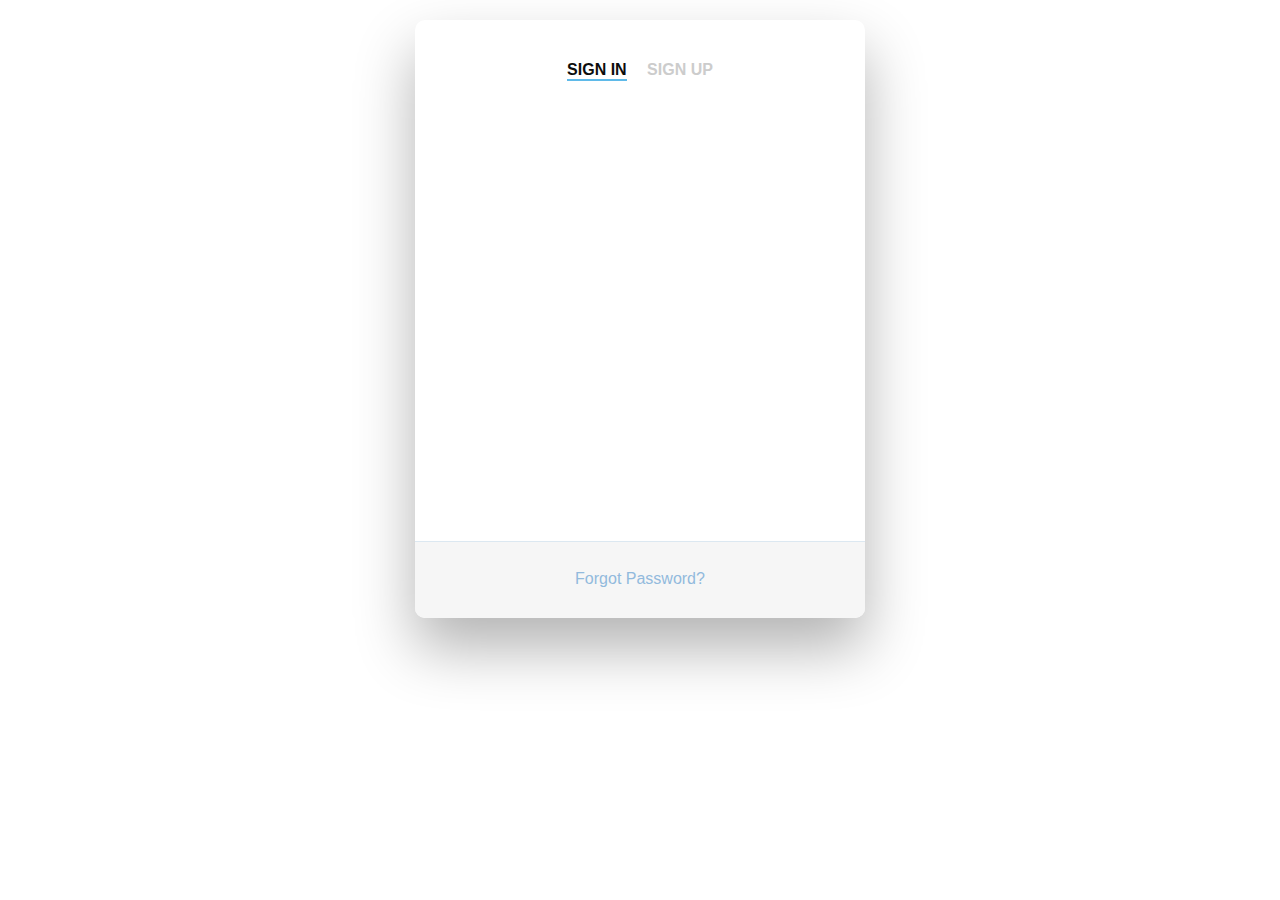
<file: login.html>
<!--
=========================================================
* Argon Dashboard - v1.2.0
=========================================================
* Product Page: https://www.creative-tim.com/product/argon-dashboard

* Copyright  Creative Tim (http://www.creative-tim.com)
* Coded by www.creative-tim.com
=========================================================
* The above copyright notice and this permission notice shall be included in all copies or substantial portions of the Software.
-->
<!DOCTYPE html>
<html>

<head>
  <meta charset="utf-8">
  <meta name="viewport" content="width=device-width, initial-scale=1, shrink-to-fit=no">
  <meta name="description" content="Start your development with a Dashboard for Bootstrap 4.">
  <meta name="author" content="Creative Tim">
  <title>Argon Dashboard - Free Dashboard for Bootstrap 4</title>
  <!-- Favicon -->
  <link rel="icon" href="../assets/img/brand/favicon.png" type="image/png">
  <!-- Fonts -->
  <link rel="stylesheet" href="https://fonts.googleapis.com/css?family=Open+Sans:300,400,600,700">
  <link href="https://fonts.googleapis.com/css?family=Raleway:300,300i,400,400i,500,500i,600,600i,700,700i,800,800i,900,900i&display=swap&subset=cyrillic" rel="stylesheet">
	<link rel="stylesheet" href="https://cdnjs.cloudflare.com/ajax/libs/twitter-bootstrap/4.6.1/css/bootstrap.min.css">
  <link rel="stylesheet" href="css/animate.css">
  <link rel="stylesheet" href="css/login.css">
</head>

<body>
  <div class="wrapper fadeInDown">
    <div id="formContent">
      <!-- Tabs Titles -->
      <h2 class="active"> Sign In </h2>
      <a href="register.html">  <h2 class="inactive underlineHover">Sign Up </h2></a>
    
  
      <!-- Icon -->
      <div class="fadeIn first">
        <img src="img/logo-header.png" id="icon" alt="User Icon" class="img-fluid w-25" style="padding: 20px 0;"/>
      </div>
  
      <!-- Login Form -->
      <form>
        <input type="text" id="login" class="fadeIn second" name="login" placeholder="Login">
        <input type="text" id="password" class="fadeIn third" name="login" placeholder="Password">
        <input type="submit" class="fadeIn fourth" value="Log In">
      </form>
  
      <!-- Remind Passowrd -->
      <div id="formFooter">
        <a class="underlineHover " href="#">Forgot Password?</a>
      </div>
  
    </div>
  </div>
</body>

</html>
</file>
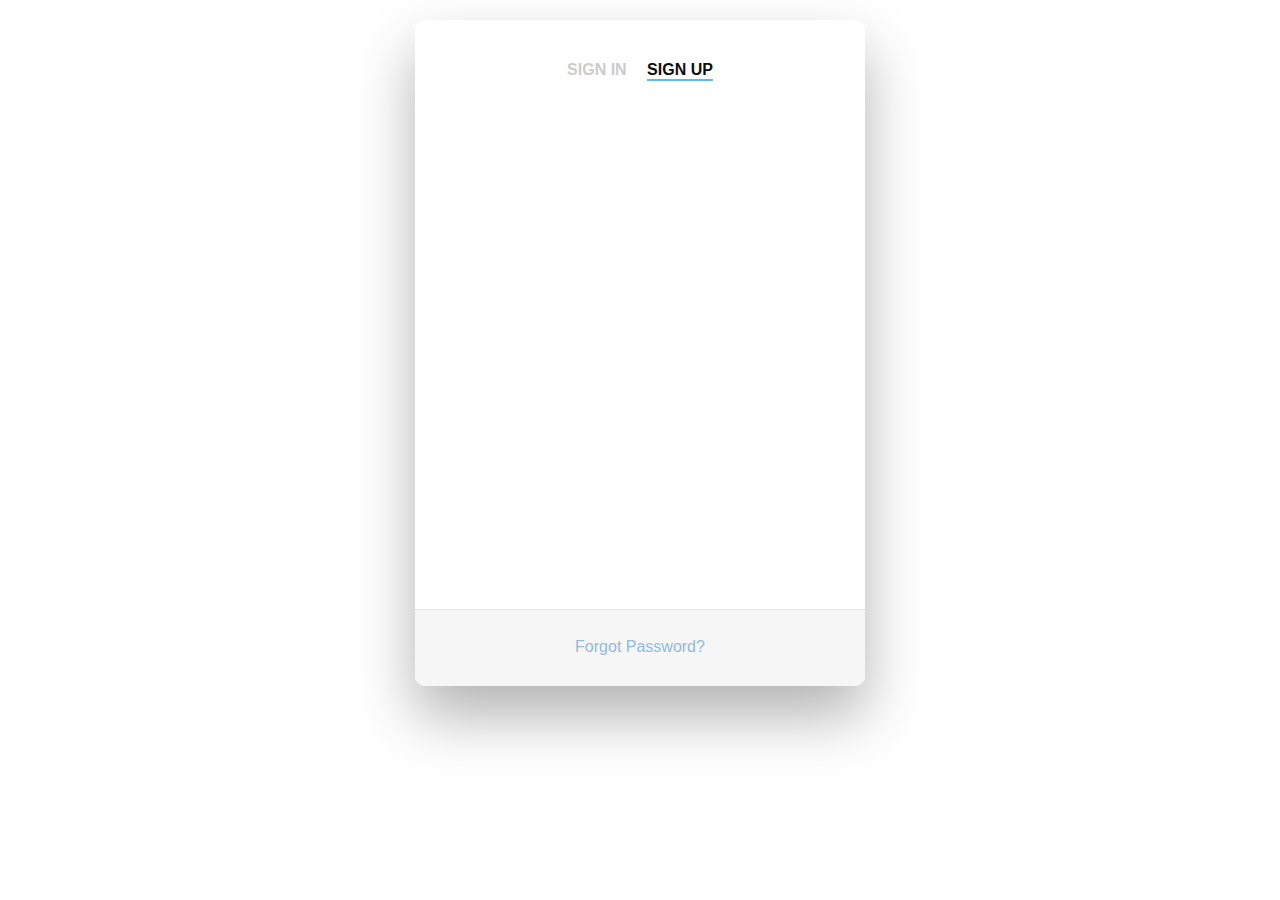
<file: register.html>
<!--
=========================================================
* Argon Dashboard - v1.2.0
=========================================================
* Product Page: https://www.creative-tim.com/product/argon-dashboard

* Copyright  Creative Tim (http://www.creative-tim.com)
* Coded by www.creative-tim.com
=========================================================
* The above copyright notice and this permission notice shall be included in all copies or substantial portions of the Software.
-->
<!DOCTYPE html>
<html>

<head>
  <meta charset="utf-8">
  <meta name="viewport" content="width=device-width, initial-scale=1, shrink-to-fit=no">
  <meta name="description" content="Start your development with a Dashboard for Bootstrap 4.">
  <meta name="author" content="Creative Tim">
  <title>Register</title>
  <!-- Favicon -->
  <link rel="icon" href="../assets/img/brand/favicon.png" type="image/png">
  <!-- Fonts -->
  <link rel="stylesheet" href="https://fonts.googleapis.com/css?family=Open+Sans:300,400,600,700">
  <link href="https://fonts.googleapis.com/css?family=Raleway:300,300i,400,400i,500,500i,600,600i,700,700i,800,800i,900,900i&display=swap&subset=cyrillic" rel="stylesheet">
	<link rel="stylesheet" href="https://cdnjs.cloudflare.com/ajax/libs/twitter-bootstrap/4.6.1/css/bootstrap.min.css">
  <link rel="stylesheet" href="css/animate.css">
  <link rel="stylesheet" href="css/login.css">
</head>

<body>
  <div class="wrapper fadeInDown">
    <div id="formContent">
      <!-- Tabs Titles -->
      <a href="login.html"><h2 class="inactive underlineHover"> Sign In </h2></a>
      <a href="register.html">  <h2 class="active">Sign Up </h2></a>
    
  
      <!-- Icon -->
      <div class="fadeIn first">
        <img src="img/logo-header.png" id="icon" alt="User Icon" class="img-fluid w-25" style="padding: 20px 0;"/>
      </div>
  
      <!-- Login Form -->
      <form>
        <input type="text" id="login" class="fadeIn second" name="login" placeholder="Username">
        <input type="text" id="password" class="fadeIn third" name="login" placeholder="Email">
        <input type="text" id="password" class="fadeIn third" name="login" placeholder="Password">
        <input type="submit" class="fadeIn fourth" value="Log In">
      </form>
  
      <!-- Remind Passowrd -->
      <div id="formFooter">
        <a class="underlineHover " href="#">Forgot Password?</a>
      </div>
  
    </div>
  </div>
</body>

</html>
</file>
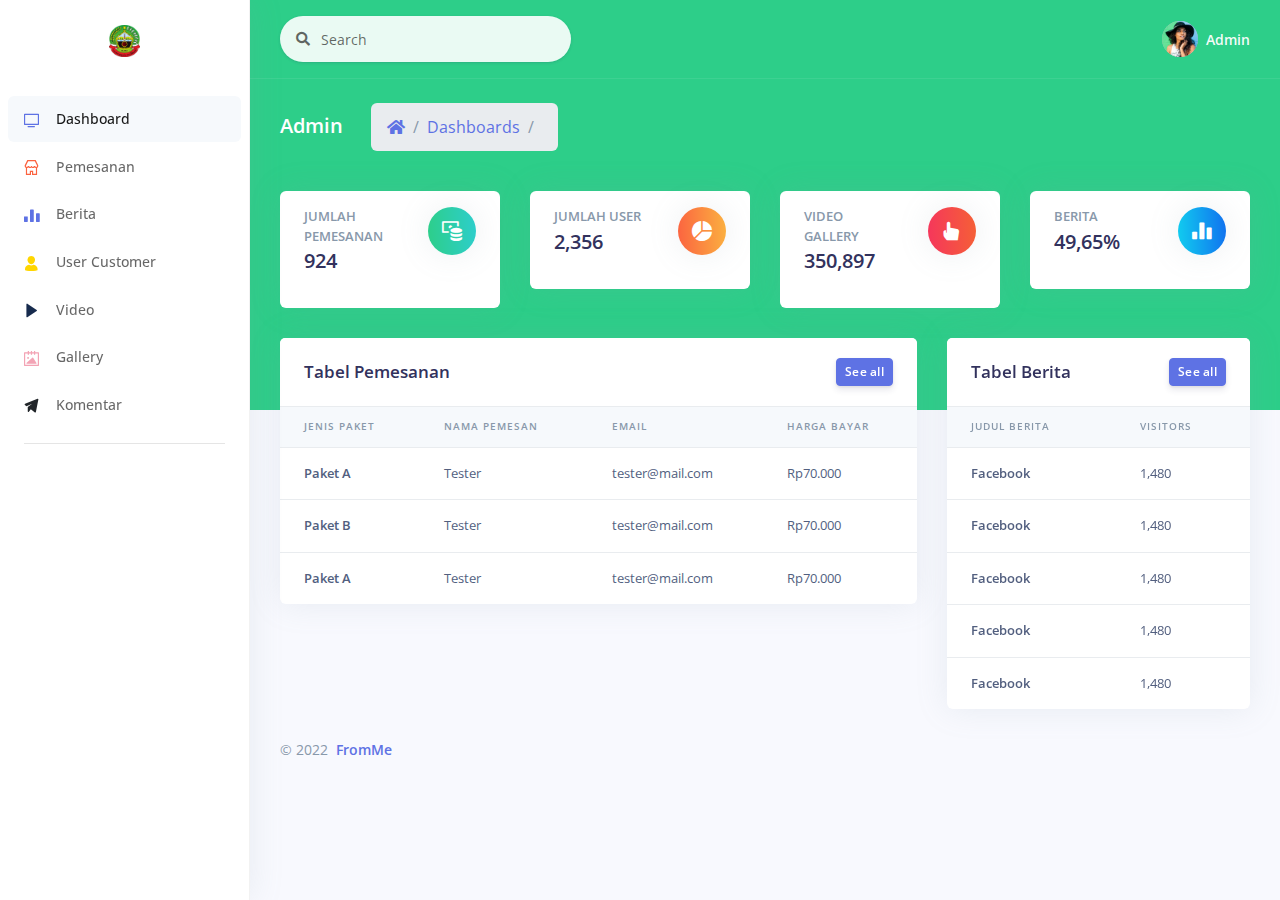
<file: admin/examples/dashboard.html>
<!--
=========================================================
* Argon Dashboard - v1.2.0
=========================================================
* Product Page: https://www.creative-tim.com/product/argon-dashboard


* Copyright  Creative Tim (http://www.creative-tim.com)
* Coded by www.creative-tim.com



=========================================================
* The above copyright notice and this permission notice shall be included in all copies or substantial portions of the Software.
-->
<!DOCTYPE html>
<html>

<head>
  <meta charset="utf-8">
  <meta name="viewport" content="width=device-width, initial-scale=1, shrink-to-fit=no">
  <title>Admin Dashboard</title>
  <!-- Favicon -->
  <link rel="icon" href="../assets/img/brand/favicon.png" type="image/png">
  <!-- Fonts -->
  <link rel="stylesheet" href="https://fonts.googleapis.com/css?family=Open+Sans:300,400,600,700">
  <!-- Icons -->
  <link rel="stylesheet" href="../assets/vendor/nucleo/css/nucleo.css" type="text/css">
  <link rel="stylesheet" href="../assets/vendor/@fortawesome/fontawesome-free/css/all.min.css" type="text/css">
  <!-- Page plugins -->
  <!-- Argon CSS -->
  <link rel="stylesheet" href="../assets/css/argon.css?v=1.2.0" type="text/css">
  <link rel="stylesheet" href="https://cdn.datatables.net/1.11.3/css/dataTables.bootstrap4.min.css">
</head>

<body>
  <!-- Sidenav -->
  <nav class="sidenav navbar navbar-vertical  fixed-left  navbar-expand-xs navbar-light bg-white" id="sidenav-main">
    <div class="scrollbar-inner">
      <!-- Brand -->
      <div class="sidenav-header  align-items-center">
        <a class="navbar-brand" href="javascript:void(0)">
          <img src="../assets/img/brand/logo-header.png" class="navbar-brand-img" alt="...">
        </a>
      </div>
      <div class="navbar-inner">
        <!-- Collapse -->
        <div class="collapse navbar-collapse" id="sidenav-collapse-main">
          <!-- Nav items -->
          <ul class="navbar-nav">
            <li class="nav-item">
              <a class="nav-link active" href="dashboard.html">
                <i class="ni ni-tv-2 text-primary"></i>
                <span class="nav-link-text">Dashboard</span>
              </a>
            </li>
            <li class="nav-item">
              <a class="nav-link " href="pemesanan.html">
                <i class="ni ni-shop text-orange"></i>
                <span class="nav-link-text">Pemesanan</span>
              </a>
            </li>
            <li class="nav-item">
              <a class="nav-link" href="tabelnews.html">
                <i class="ni ni-chart-bar-32 text-primary"></i>
                <span class="nav-link-text">Berita</span>
              </a>
            </li>
            <li class="nav-item">
              <a class="nav-link" href="tabeluser.html">
                <i class="ni ni-single-02 text-yellow"></i>
                <span class="nav-link-text">User Customer</span>
              </a>
            </li>
            <li class="nav-item">
              <a class="nav-link" href="tabelvideo.html">
                <i class="ni ni-button-play text-default"></i>
                <span class="nav-link-text">Video</span>
              </a>
            </li>
            <li class="nav-item">
              <a class="nav-link" href="tabelgallery.html">
                <i class="ni ni-album-2 text-pink"></i>
                <span class="nav-link-text">Gallery</span>
              </a>
            </li>
            <li class="nav-item">
              <a class="nav-link" href="tabelkomentar.html">
                <i class="ni ni-send text-dark"></i>
                <span class="nav-link-text">Komentar</span>
              </a>
            </li>
          </ul>
          <!-- Divider -->
          <hr class="my-3">
        </div>
      </div>
    </div>
  </nav>
  <!-- Main content -->
  <div class="main-content" id="panel">
    <!-- Topnav -->
    <nav class="navbar navbar-top navbar-expand navbar-dark bg-success border-bottom">
      <div class="container-fluid">
        <div class="collapse navbar-collapse" id="navbarSupportedContent">
          <!-- Search form -->
          <form class="navbar-search navbar-search-light form-inline mr-sm-3" id="navbar-search-main">
            <div class="form-group mb-0">
              <div class="input-group input-group-alternative input-group-merge">
                <div class="input-group-prepend">
                  <span class="input-group-text"><i class="fas fa-search"></i></span>
                </div>
                <input class="form-control" placeholder="Search" type="text">
              </div>
            </div>
            <button type="button" class="close" data-action="search-close" data-target="#navbar-search-main" aria-label="Close">
              <span aria-hidden="true">×</span>
            </button>
          </form>
          <!-- Navbar links -->
          <ul class="navbar-nav align-items-center  ml-md-auto ">
            <li class="nav-item d-xl-none">
              <!-- Sidenav toggler -->
              <div class="pr-3 sidenav-toggler sidenav-toggler-dark" data-action="sidenav-pin" data-target="#sidenav-main">
                <div class="sidenav-toggler-inner">
                  <i class="sidenav-toggler-line"></i>
                  <i class="sidenav-toggler-line"></i>
                  <i class="sidenav-toggler-line"></i>
                </div>
              </div>
            </li>
            <li class="nav-item d-sm-none">
              <a class="nav-link" href="#" data-action="search-show" data-target="#navbar-search-main">
                <i class="ni ni-zoom-split-in"></i>
              </a>
            </li>
          </ul>
          <ul class="navbar-nav align-items-center  ml-auto ml-md-0 ">
            <li class="nav-item dropdown">
              <a class="nav-link pr-0" href="#" role="button" data-toggle="dropdown" aria-haspopup="true" aria-expanded="false">
                <div class="media align-items-center">
                  <span class="avatar avatar-sm rounded-circle">
                    <img alt="Image placeholder" src="../assets/img/theme/team-4.jpg">
                  </span>
                  <div class="media-body  ml-2  d-none d-lg-block">
                    <span class="mb-0 text-sm  font-weight-bold">Admin</span>
                  </div>
                </div>
              </a>
              <div class="dropdown-menu  dropdown-menu-right ">
                <div class="dropdown-header noti-title">
                  <h6 class="text-overflow m-0">Welcome!</h6>
                </div>
                <a href="profile.html" class="dropdown-item">
                  <i class="ni ni-single-02"></i>
                  <span>My profile</span>
                </a>
               
                <div class="dropdown-divider"></div>
                <a href="#!" class="dropdown-item">
                  <i class="ni ni-user-run"></i>
                  <span>Logout</span>
                </a>
              </div>
            </li>
          </ul>
        </div>
      </div>
    </nav>
    <!-- Header -->
    <!-- Header -->
    <div class="header bg-success pb-6">
      <div class="container-fluid">
        <div class="header-body">
          <div class="row align-items-center py-4">
            <div class="col-lg-6 col-7">
              <h6 class="h2 text-white d-inline-block mb-0">Admin</h6>
              <nav aria-label="breadcrumb" class="d-none d-md-inline-block ml-md-4">
                <ol class="breadcrumb breadcrumb-links breadcrumb-dark">
                  <li class="breadcrumb-item"><a href="#"><i class="fas fa-home"></i></a></li>
                  <li class="breadcrumb-item"><a href="#">Dashboards</a></li>
                  <li class="breadcrumb-item active" aria-current="page"></li>
                </ol>
              </nav>
            </div>
          </div>
          <!-- Card stats -->
          <div class="row">
            <div class="col-xl-3 col-md-6">
              <div class="card card-stats">
                <!-- Card body -->
                <div class="card-body">
                  <div class="row">
                    <div class="col">
                      <h5 class="card-title text-uppercase text-muted mb-0">Jumlah Pemesanan</h5>
                      <span class="h2 font-weight-bold mb-0">924</span>
                    </div>
                    <div class="col-auto">
                      <div class="icon icon-shape bg-gradient-green text-white rounded-circle shadow">
                        <i class="ni ni-money-coins"></i>
                      </div>
                    </div>
                  </div>
                  <p class="mt-3 mb-0 text-sm">
                  </p>
                </div>
              </div>
            </div>

            <div class="col-xl-3 col-md-6">
              <div class="card card-stats">
                <!-- Card body -->
                <div class="card-body">
                  <div class="row">
                    <div class="col">
                      <h5 class="card-title text-uppercase text-muted mb-0">Jumlah User</h5>
                      <span class="h2 font-weight-bold mb-0">2,356</span>
                    </div>
                    <div class="col-auto">
                      <div class="icon icon-shape bg-gradient-orange text-white rounded-circle shadow">
                        <i class="ni ni-chart-pie-35"></i>
                      </div>
                    </div>
                  </div>
                  <p class="mt-3 mb-0 text-sm">
                  </p>
                </div>
              </div>
            </div>

            <div class="col-xl-3 col-md-6">
              <div class="card card-stats">
                <!-- Card body -->
                <div class="card-body">
                  <div class="row">
                    <div class="col">
                      <h5 class="card-title text-uppercase text-muted mb-0">Video Gallery</h5>
                      <span class="h2 font-weight-bold mb-0">350,897</span>
                    </div>
                    <div class="col-auto">
                      <div class="icon icon-shape bg-gradient-red text-white rounded-circle shadow">
                        <i class="ni ni-active-40"></i>
                      </div>
                    </div>
                  </div>
                  <p class="mt-3 mb-0 text-sm">
               
                  </p>
                </div>
              </div>
            </div>
           
            <div class="col-xl-3 col-md-6">
              <div class="card card-stats">
                <!-- Card body -->
                <div class="card-body">
                  <div class="row">
                    <div class="col">
                      <h5 class="card-title text-uppercase text-muted mb-0">Berita </h5>
                      <span class="h2 font-weight-bold mb-0">49,65%</span>
                    </div>
                    <div class="col-auto">
                      <div class="icon icon-shape bg-gradient-info text-white rounded-circle shadow">
                        <i class="ni ni-chart-bar-32"></i>
                      </div>
                    </div>
                  </div>
                  <p class="mt-3 mb-0 text-sm">
            
                  </p>
                </div>
              </div>
            </div>
          </div>
        </div>
      </div>
    </div>
    <!-- Page content -->
    <div class="container-fluid mt--6">
      <div class="row">
        <div class="col-xl-8">
          <div class="card">
            <div class="card-header border-0">
              <div class="row align-items-center">
                <div class="col">
                  <h3 class="mb-0">Tabel Pemesanan</h3>
                </div>
                <div class="col text-right">
                  <a href="#!" class="btn btn-sm btn-primary">See all</a>
                </div>
              </div>
            </div>
            <div class="table-responsive">
              <!-- Projects table -->
              <table class="table align-items-center table-flush">
                <thead class="thead-light">
                  <tr>
                    <th scope="col">Jenis Paket</th>
                    <th scope="col">Nama Pemesan</th>
                    <th scope="col">Email</th>
                    <th scope="col">Harga Bayar</th>
                  </tr>
                </thead>
                <tbody>
                  <tr>
                    <th scope="row">Paket A</th>
                    <td>Tester </td>
                    <td>  tester@mail.com</td>
                    <td> Rp70.000</td>
                  </tr>
                  <tr>
                    <th scope="row">Paket B</th>
                    <td>Tester </td>
                    <td>  tester@mail.com</td>
                    <td> Rp70.000</td>
                  </tr>
                  <tr>
                    <th scope="row">Paket A</th>
                    <td>Tester </td>
                    <td>  tester@mail.com</td>
                    <td> Rp70.000</td>
                  </tr>
                </tbody>
              </table>
            </div>
          </div>
        </div>
        <div class="col-xl-4">
          <div class="card">
            <div class="card-header border-0">
              <div class="row align-items-center">
                <div class="col">
                  <h3 class="mb-0">Tabel Berita</h3>
                </div>
                <div class="col text-right">
                  <a href="#!" class="btn btn-sm btn-primary">See all</a>
                </div>
              </div>
            </div>
            <div class="table-responsive">
              <!-- Projects table -->
              <table class="table align-items-center table-flush">
                <thead class="thead-light">
                  <tr>
                    <th scope="col">Judul Berita</th>
                    <th scope="col">Visitors</th>
                  </tr>
                </thead>
                <tbody>
                  <tr>
                    <th scope="row"> Facebook </th>
                    <td> 1,480</td>
                  </tr>
                  <tr>
                    <th scope="row"> Facebook </th>
                    <td> 1,480</td>
                  </tr>
                  <tr>
                    <th scope="row"> Facebook </th>
                    <td> 1,480</td>
                  </tr>
                  <tr>
                    <th scope="row"> Facebook </th>
                    <td> 1,480</td>
                  </tr>
                  <tr>
                    <th scope="row"> Facebook </th>
                    <td> 1,480</td>
                  </tr>
                </tbody>
              </table>
            </div>
          </div>
        </div>
      </div>
      <!-- Footer -->
      <footer class="footer pt-0">
        <div class="row align-items-center justify-content-lg-between">
          <div class="col-lg-6">
            <div class="copyright text-center  text-lg-left  text-muted">
              &copy; 2022 <a href="" class="font-weight-bold ml-1" target="_blank">FromMe</a>
            </div>
          </div>
        </div>
      </footer>
    </div>
  </div>
  <!-- Argon Scripts -->
  <!-- Core -->
  <script src="../assets/vendor/jquery/dist/jquery.min.js"></script>
  <script src="../assets/vendor/bootstrap/dist/js/bootstrap.bundle.min.js"></script>
  <script src="../assets/vendor/js-cookie/js.cookie.js"></script>
  <script src="../assets/vendor/jquery.scrollbar/jquery.scrollbar.min.js"></script>
  <script src="../assets/vendor/jquery-scroll-lock/dist/jquery-scrollLock.min.js"></script>
  <script src="https://cdn.datatables.net/1.11.3/js/jquery.dataTables.min.js"></script>
  <script src="https://cdn.datatables.net/1.11.3/js/dataTables.bootstrap4.min.js"></script>
  <!-- Optional JS -->
  <script src="../assets/vendor/chart.js/dist/Chart.min.js"></script>
  <script src="../assets/vendor/chart.js/dist/Chart.extension.js"></script>
  <!-- Argon JS -->
  <script src="../assets/js/argon.js?v=1.2.0"></script>
</body>

</html>
</file>
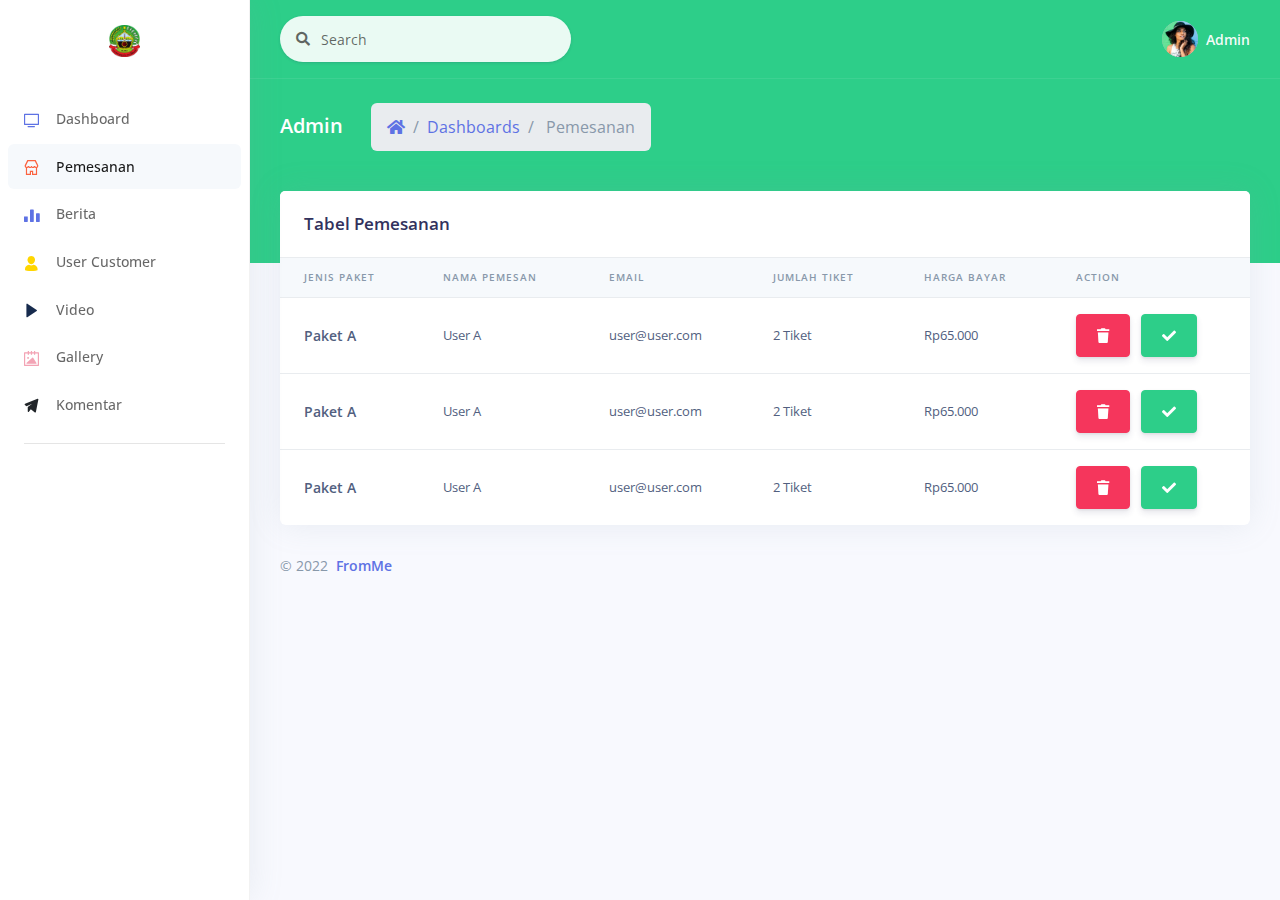
<file: admin/examples/pemesanan.html>
<!--
=========================================================
* Argon Dashboard - v1.2.0
=========================================================
* Product Page: https://www.creative-tim.com/product/argon-dashboard


* Copyright  Creative Tim (http://www.creative-tim.com)
* Coded by www.creative-tim.com



=========================================================
* The above copyright notice and this permission notice shall be included in all copies or substantial portions of the Software.
-->
<!DOCTYPE html>
<html>

<head>
  <meta charset="utf-8">
  <meta name="viewport" content="width=device-width, initial-scale=1, shrink-to-fit=no">
  <title>Admin Dashboard</title>
  <!-- Favicon -->
  <link rel="icon" href="../assets/img/brand/favicon.png" type="image/png">
  <!-- Fonts -->
  <link rel="stylesheet" href="https://fonts.googleapis.com/css?family=Open+Sans:300,400,600,700">
  <!-- Icons -->
  <link rel="stylesheet" href="../assets/vendor/nucleo/css/nucleo.css" type="text/css">
  <link rel="stylesheet" href="../assets/vendor/@fortawesome/fontawesome-free/css/all.min.css" type="text/css">
  <!-- Page plugins -->
  <!-- Argon CSS -->
  <link rel="stylesheet" href="../assets/css/argon.css?v=1.2.0" type="text/css">
  <link rel="stylesheet" href="https://cdn.datatables.net/1.11.3/css/dataTables.bootstrap4.min.css">
</head>

<body>
  <!-- Sidenav -->
  <nav class="sidenav navbar navbar-vertical  fixed-left  navbar-expand-xs navbar-light bg-white" id="sidenav-main">
    <div class="scrollbar-inner">
      <!-- Brand -->
      <div class="sidenav-header  align-items-center">
        <a class="navbar-brand" href="javascript:void(0)">
          <img src="../assets/img/brand/logo-header.png" class="navbar-brand-img" alt="...">
        </a>
      </div>
      <div class="navbar-inner">
        <!-- Collapse -->
        <div class="collapse navbar-collapse" id="sidenav-collapse-main">
          <!-- Nav items -->
          <ul class="navbar-nav">
            <li class="nav-item">
              <a class="nav-link " href="dashboard.html">
                <i class="ni ni-tv-2 text-primary"></i>
                <span class="nav-link-text">Dashboard</span>
              </a>
            </li>
            <li class="nav-item">
              <a class="nav-link active" href="pemesanan.html">
                <i class="ni ni-shop text-orange"></i>
                <span class="nav-link-text">Pemesanan</span>
              </a>
            </li>
            <li class="nav-item">
              <a class="nav-link" href="tabelnews.html">
                <i class="ni ni-chart-bar-32 text-primary"></i>
                <span class="nav-link-text">Berita</span>
              </a>
            </li>
            <li class="nav-item">
              <a class="nav-link" href="tabeluser.html">
                <i class="ni ni-single-02 text-yellow"></i>
                <span class="nav-link-text">User Customer</span>
              </a>
            </li>
            <li class="nav-item">
              <a class="nav-link" href="tabelvideo.html">
                <i class="ni ni-button-play text-default"></i>
                <span class="nav-link-text">Video</span>
              </a>
            </li>
            <li class="nav-item">
              <a class="nav-link" href="tabelgallery.html">
                <i class="ni ni-album-2 text-pink"></i>
                <span class="nav-link-text">Gallery</span>
              </a>
            </li>
            <li class="nav-item">
              <a class="nav-link" href="tabelkomentar.html">
                <i class="ni ni-send text-dark"></i>
                <span class="nav-link-text">Komentar</span>
              </a>
            </li>
          </ul>
          <!-- Divider -->
          <hr class="my-3">
        </div>
      </div>
    </div>
  </nav>
  <!-- Main content -->
  <div class="main-content" id="panel">
    <!-- Topnav -->
    <nav class="navbar navbar-top navbar-expand navbar-dark bg-success border-bottom">
      <div class="container-fluid">
        <div class="collapse navbar-collapse" id="navbarSupportedContent">
          <!-- Search form -->
          <form class="navbar-search navbar-search-light form-inline mr-sm-3" id="navbar-search-main">
            <div class="form-group mb-0">
              <div class="input-group input-group-alternative input-group-merge">
                <div class="input-group-prepend">
                  <span class="input-group-text"><i class="fas fa-search"></i></span>
                </div>
                <input class="form-control" placeholder="Search" type="text">
              </div>
            </div>
            <button type="button" class="close" data-action="search-close" data-target="#navbar-search-main" aria-label="Close">
              <span aria-hidden="true">×</span>
            </button>
          </form>
          <!-- Navbar links -->
          <ul class="navbar-nav align-items-center  ml-md-auto ">
            <li class="nav-item d-xl-none">
              <!-- Sidenav toggler -->
              <div class="pr-3 sidenav-toggler sidenav-toggler-dark" data-action="sidenav-pin" data-target="#sidenav-main">
                <div class="sidenav-toggler-inner">
                  <i class="sidenav-toggler-line"></i>
                  <i class="sidenav-toggler-line"></i>
                  <i class="sidenav-toggler-line"></i>
                </div>
              </div>
            </li>
            <li class="nav-item d-sm-none">
              <a class="nav-link" href="#" data-action="search-show" data-target="#navbar-search-main">
                <i class="ni ni-zoom-split-in"></i>
              </a>
            </li>
          </ul>
          <ul class="navbar-nav align-items-center  ml-auto ml-md-0 ">
            <li class="nav-item dropdown">
              <a class="nav-link pr-0" href="#" role="button" data-toggle="dropdown" aria-haspopup="true" aria-expanded="false">
                <div class="media align-items-center">
                  <span class="avatar avatar-sm rounded-circle">
                    <img alt="Image placeholder" src="../assets/img/theme/team-4.jpg">
                  </span>
                  <div class="media-body  ml-2  d-none d-lg-block">
                    <span class="mb-0 text-sm  font-weight-bold">Admin</span>
                  </div>
                </div>
              </a>
              <div class="dropdown-menu  dropdown-menu-right ">
                <div class="dropdown-header noti-title">
                  <h6 class="text-overflow m-0">Welcome!</h6>
                </div>
                <a href="profile.html" class="dropdown-item">
                  <i class="ni ni-single-02"></i>
                  <span>My profile</span>
                </a>
               
                <div class="dropdown-divider"></div>
                <a href="#!" class="dropdown-item">
                  <i class="ni ni-user-run"></i>
                  <span>Logout</span>
                </a>
              </div>
            </li>
          </ul>
        </div>
      </div>
    </nav>
    <!-- Header -->
    <!-- Header -->
    <div class="header bg-success pb-6">
      <div class="container-fluid">
        <div class="header-body">
          <div class="row align-items-center py-4">
            <div class="col-lg-6 col-7">
              <h6 class="h2 text-white d-inline-block mb-0">Admin</h6>
              <nav aria-label="breadcrumb" class="d-none d-md-inline-block ml-md-4">
                <ol class="breadcrumb breadcrumb-links breadcrumb-dark">
                  <li class="breadcrumb-item"><a href="#"><i class="fas fa-home"></i></a></li>
                  <li class="breadcrumb-item"><a href="#">Dashboards</a></li>
                  <li class="breadcrumb-item active" aria-current="page"> Pemesanan</li>
                </ol>
              </nav>
            </div>
          </div>
        </div>
      </div>
    </div>
     <!-- Page content -->
     <div class="container-fluid mt--6">
      <div class="row">
        <div class="col">
          <div class="card">
            <!-- Card header -->
            <div class="card-header border-0">
              <h3 class="mb-0">Tabel Pemesanan</h3>
            </div>
            <!-- Light table -->
            <div class="table-responsive">
              <table class="table align-items-center table-flush" id="pemesanan">
                <thead class="thead-light">
                  <tr>
                    <th scope="col" class="sort" data-sort="name">Jenis Paket</th>
                    <th scope="col" class="sort" data-sort="budget">Nama Pemesan</th>
                    <th scope="col" class="sort" data-sort="status">Email</th>
                    <th scope="col">Jumlah Tiket</th> 
                    <th scope="col">Harga Bayar</th>
                    <th scope="col" class="sort" data-sort="completion">Action</th>
                  </tr>
                </thead>
                <tbody class="list">
                  <tr>
                    <th scope="row">
                      <div class="media align-items-center">
                        <div class="media-body">
                          <span class="name mb-0 text-sm">Paket A</span>
                        </div>
                      </div>
                    </th>   
                    <td>User A </td>
                    <td>  user@user.com </td>
                    <td>2 Tiket</td>
                    <td class="budget">Rp65.000   </td>
                    <td> 
                      <a href="#" class="btn btn-danger"><i class="fa fa-trash"></i></a>
                      <a href="#" class="btn btn-success"><i class="fa fa-check"></i></a>
                    </td>
                  </tr>
                  <tr>
                    <th scope="row">
                      <div class="media align-items-center">
                        <div class="media-body">
                          <span class="name mb-0 text-sm">Paket A</span>
                        </div>
                      </div>
                    </th>   
                    <td>User A </td>
                    <td>  user@user.com </td>
                    <td>2 Tiket</td>
                    <td class="budget">Rp65.000   </td>
                    <td> 
                      <a href="#" class="btn btn-danger"><i class="fa fa-trash"></i></a>
                      <a href="#" class="btn btn-success"><i class="fa fa-check"></i></a>
                    </td>
                  </tr>
                  <tr>
                    <th scope="row">
                      <div class="media align-items-center">
                        <div class="media-body">
                          <span class="name mb-0 text-sm">Paket A</span>
                        </div>
                      </div>
                    </th>   
                    <td>User A </td>
                    <td>  user@user.com </td>
                    <td>2 Tiket</td>
                    <td class="budget">Rp65.000   </td>
                    <td> 
                      <a href="#" class="btn btn-danger"><i class="fa fa-trash"></i></a>
                      <a href="#" class="btn btn-success"><i class="fa fa-check"></i></a>
                    </td>
                  </tr>
                </tbody>
              </table>
            </div>
          </div>
        </div>
      </div>
      <!-- Footer -->
      <footer class="footer pt-0">
        <div class="row align-items-center justify-content-lg-between">
          <div class="col-lg-6">
            <div class="copyright text-center  text-lg-left  text-muted">
              &copy; 2022 <a href="" class="font-weight-bold ml-1" target="_blank">FromMe</a>
            </div>
          </div>
        </div>
      </footer>
    </div>
  </div>
  <!-- Argon Scripts -->
  <!-- Core -->
  <script src="../assets/vendor/jquery/dist/jquery.min.js"></script>
  <script src="../assets/vendor/bootstrap/dist/js/bootstrap.bundle.min.js"></script>
  <script src="../assets/vendor/js-cookie/js.cookie.js"></script>
  <script src="../assets/vendor/jquery.scrollbar/jquery.scrollbar.min.js"></script>
  <script src="../assets/vendor/jquery-scroll-lock/dist/jquery-scrollLock.min.js"></script>
  <script src="https://cdn.datatables.net/1.11.3/js/jquery.dataTables.min.js"></script>
  <script src="https://cdn.datatables.net/1.11.3/js/dataTables.bootstrap4.min.js"></script>
  <!-- Optional JS -->
  <script src="../assets/vendor/chart.js/dist/Chart.min.js"></script>
  <script src="../assets/vendor/chart.js/dist/Chart.extension.js"></script>
  <!-- Argon JS -->
  <script src="../assets/js/argon.js?v=1.2.0"></script>
  <script src="../assets/js/custom.js"></script>
</body>

</html>
</file>
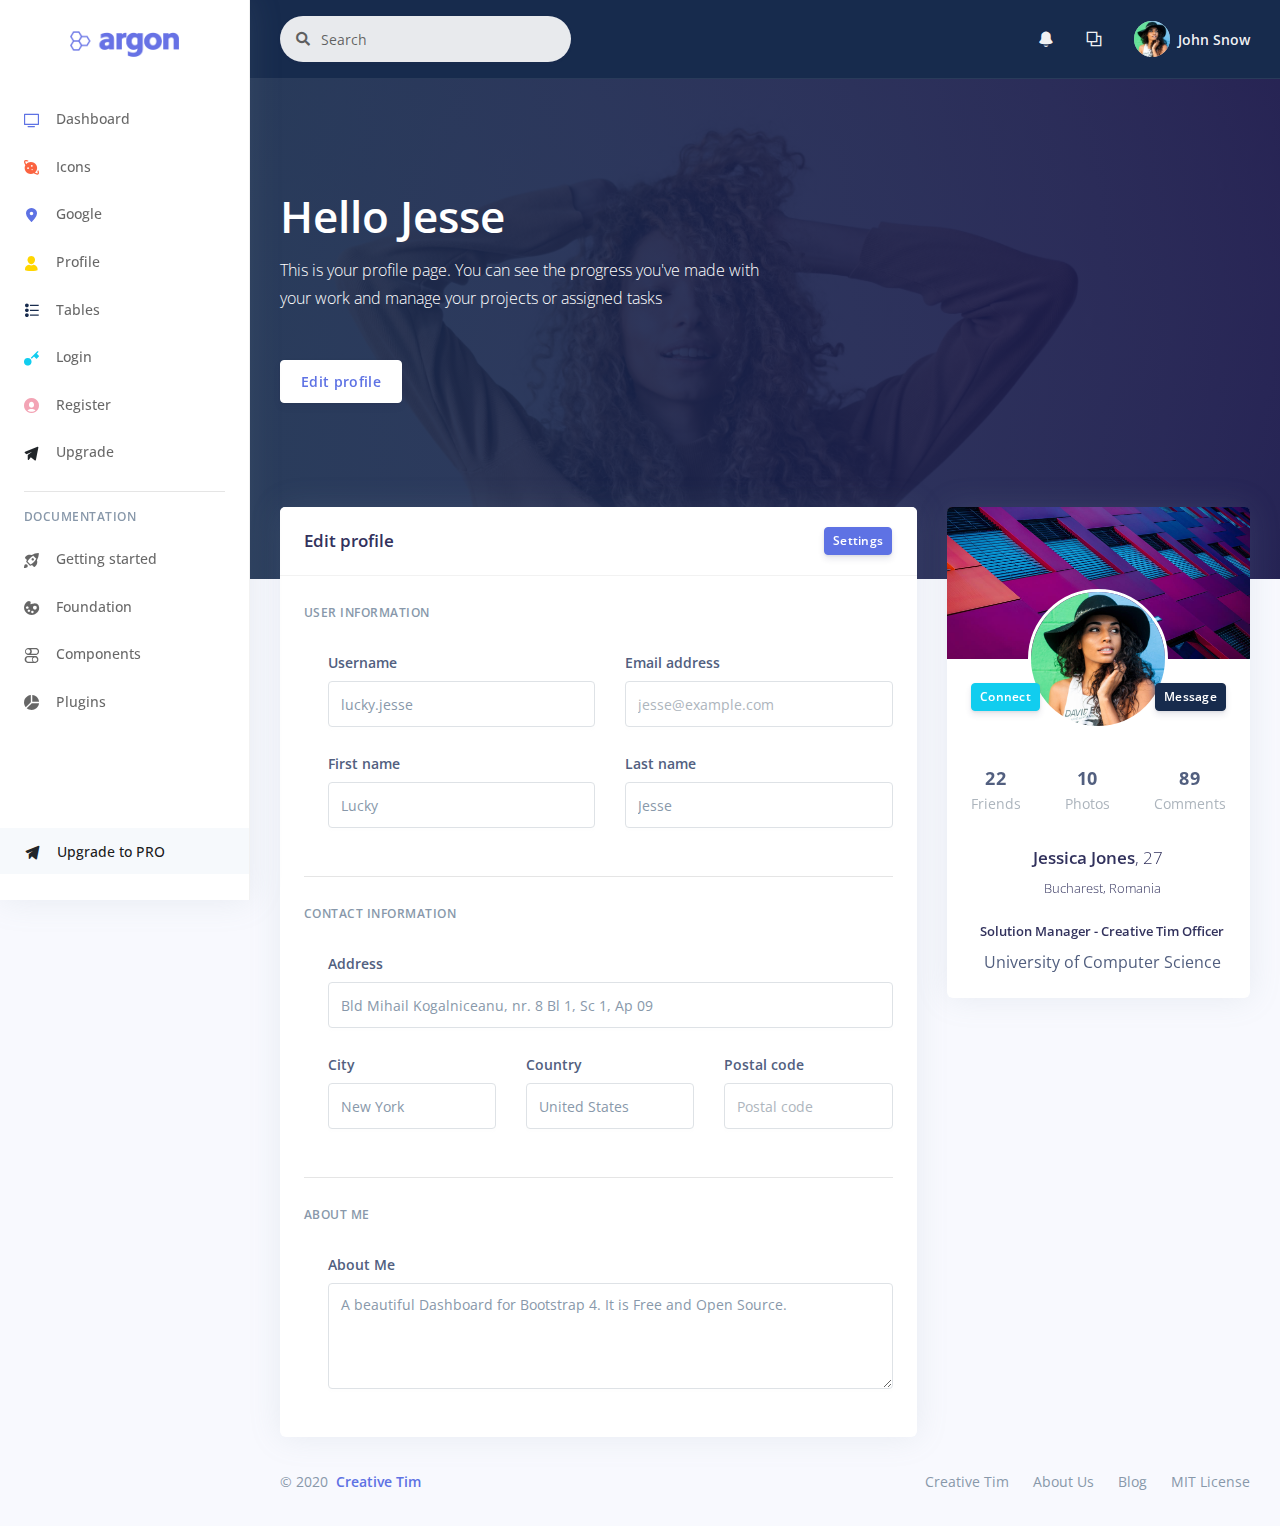
<file: admin/examples/profile.html>
<!--
=========================================================
* Argon Dashboard - v1.2.0
=========================================================
* Product Page: https://www.creative-tim.com/product/argon-dashboard


* Copyright  Creative Tim (http://www.creative-tim.com)
* Coded by www.creative-tim.com



=========================================================
* The above copyright notice and this permission notice shall be included in all copies or substantial portions of the Software.
-->
<!DOCTYPE html>
<html>

<head>
  <meta charset="utf-8">
  <meta name="viewport" content="width=device-width, initial-scale=1, shrink-to-fit=no">
  <meta name="description" content="Start your development with a Dashboard for Bootstrap 4.">
  <meta name="author" content="Creative Tim">
  <title>Argon Dashboard - Free Dashboard for Bootstrap 4</title>
  <!-- Favicon -->
  <link rel="icon" href="../assets/img/brand/favicon.png" type="image/png">
  <!-- Fonts -->
  <link rel="stylesheet" href="https://fonts.googleapis.com/css?family=Open+Sans:300,400,600,700">
  <!-- Icons -->
  <link rel="stylesheet" href="../assets/vendor/nucleo/css/nucleo.css" type="text/css">
  <link rel="stylesheet" href="../assets/vendor/@fortawesome/fontawesome-free/css/all.min.css" type="text/css">
  <!-- Argon CSS -->
  <link rel="stylesheet" href="../assets/css/argon.css?v=1.2.0" type="text/css">
</head>

<body>
  <!-- Sidenav -->
  <nav class="sidenav navbar navbar-vertical  fixed-left  navbar-expand-xs navbar-light bg-white" id="sidenav-main">
    <div class="scrollbar-inner">
      <!-- Brand -->
      <div class="sidenav-header  align-items-center">
        <a class="navbar-brand" href="javascript:void(0)">
          <img src="../assets/img/brand/blue.png" class="navbar-brand-img" alt="...">
        </a>
      </div>
      <div class="navbar-inner">
        <!-- Collapse -->
        <div class="collapse navbar-collapse" id="sidenav-collapse-main">
          <!-- Nav items -->
          <ul class="navbar-nav">
            <li class="nav-item">
              <a class="nav-link" href="dashboard.html">
                <i class="ni ni-tv-2 text-primary"></i>
                <span class="nav-link-text">Dashboard</span>
              </a>
            </li>
            <li class="nav-item">
              <a class="nav-link" href="icons.html">
                <i class="ni ni-planet text-orange"></i>
                <span class="nav-link-text">Icons</span>
              </a>
            </li>
            <li class="nav-item">
              <a class="nav-link" href="map.html">
                <i class="ni ni-pin-3 text-primary"></i>
                <span class="nav-link-text">Google</span>
              </a>
            </li>
            <li class="nav-item">
              <a class="nav-link" href="profile.html">
                <i class="ni ni-single-02 text-yellow"></i>
                <span class="nav-link-text">Profile</span>
              </a>
            </li>
            <li class="nav-item">
              <a class="nav-link" href="tables.html">
                <i class="ni ni-bullet-list-67 text-default"></i>
                <span class="nav-link-text">Tables</span>
              </a>
            </li>
            <li class="nav-item">
              <a class="nav-link" href="login.html">
                <i class="ni ni-key-25 text-info"></i>
                <span class="nav-link-text">Login</span>
              </a>
            </li>
            <li class="nav-item">
              <a class="nav-link" href="register.html">
                <i class="ni ni-circle-08 text-pink"></i>
                <span class="nav-link-text">Register</span>
              </a>
            </li>
            <li class="nav-item">
              <a class="nav-link" href="upgrade.html">
                <i class="ni ni-send text-dark"></i>
                <span class="nav-link-text">Upgrade</span>
              </a>
            </li>
          </ul>
          <!-- Divider -->
          <hr class="my-3">
          <!-- Heading -->
          <h6 class="navbar-heading p-0 text-muted">
            <span class="docs-normal">Documentation</span>
          </h6>
          <!-- Navigation -->
          <ul class="navbar-nav mb-md-3">
            <li class="nav-item">
              <a class="nav-link" href="https://demos.creative-tim.com/argon-dashboard/docs/getting-started/overview.html" target="_blank">
                <i class="ni ni-spaceship"></i>
                <span class="nav-link-text">Getting started</span>
              </a>
            </li>
            <li class="nav-item">
              <a class="nav-link" href="https://demos.creative-tim.com/argon-dashboard/docs/foundation/colors.html" target="_blank">
                <i class="ni ni-palette"></i>
                <span class="nav-link-text">Foundation</span>
              </a>
            </li>
            <li class="nav-item">
              <a class="nav-link" href="https://demos.creative-tim.com/argon-dashboard/docs/components/alerts.html" target="_blank">
                <i class="ni ni-ui-04"></i>
                <span class="nav-link-text">Components</span>
              </a>
            </li>
            <li class="nav-item">
              <a class="nav-link" href="https://demos.creative-tim.com/argon-dashboard/docs/plugins/charts.html" target="_blank">
                <i class="ni ni-chart-pie-35"></i>
                <span class="nav-link-text">Plugins</span>
              </a>
            </li>
            <li class="nav-item">
              <a class="nav-link active active-pro" href="upgrade.html">
                <i class="ni ni-send text-dark"></i>
                <span class="nav-link-text">Upgrade to PRO</span>
              </a>
            </li>
          </ul>
        </div>
      </div>
    </div>
  </nav>
  <!-- Main content -->
  <div class="main-content" id="panel">
    <!-- Topnav -->
    <nav class="navbar navbar-top navbar-expand navbar-dark bg-default border-bottom">
      <div class="container-fluid">
        <div class="collapse navbar-collapse" id="navbarSupportedContent">
          <!-- Search form -->
          <form class="navbar-search navbar-search-light form-inline mr-sm-3" id="navbar-search-main">
            <div class="form-group mb-0">
              <div class="input-group input-group-alternative input-group-merge">
                <div class="input-group-prepend">
                  <span class="input-group-text"><i class="fas fa-search"></i></span>
                </div>
                <input class="form-control" placeholder="Search" type="text">
              </div>
            </div>
            <button type="button" class="close" data-action="search-close" data-target="#navbar-search-main" aria-label="Close">
              <span aria-hidden="true">×</span>
            </button>
          </form>
          <!-- Navbar links -->
          <ul class="navbar-nav align-items-center  ml-md-auto ">
            <li class="nav-item d-xl-none">
              <!-- Sidenav toggler -->
              <div class="pr-3 sidenav-toggler sidenav-toggler-dark" data-action="sidenav-pin" data-target="#sidenav-main">
                <div class="sidenav-toggler-inner">
                  <i class="sidenav-toggler-line"></i>
                  <i class="sidenav-toggler-line"></i>
                  <i class="sidenav-toggler-line"></i>
                </div>
              </div>
            </li>
            <li class="nav-item d-sm-none">
              <a class="nav-link" href="#" data-action="search-show" data-target="#navbar-search-main">
                <i class="ni ni-zoom-split-in"></i>
              </a>
            </li>
            <li class="nav-item dropdown">
              <a class="nav-link" href="#" role="button" data-toggle="dropdown" aria-haspopup="true" aria-expanded="false">
                <i class="ni ni-bell-55"></i>
              </a>
              <div class="dropdown-menu dropdown-menu-xl  dropdown-menu-right  py-0 overflow-hidden">
                <!-- Dropdown header -->
                <div class="px-3 py-3">
                  <h6 class="text-sm text-muted m-0">You have <strong class="text-primary">13</strong> notifications.</h6>
                </div>
                <!-- List group -->
                <div class="list-group list-group-flush">
                  <a href="#!" class="list-group-item list-group-item-action">
                    <div class="row align-items-center">
                      <div class="col-auto">
                        <!-- Avatar -->
                        <img alt="Image placeholder" src="../assets/img/theme/team-1.jpg" class="avatar rounded-circle">
                      </div>
                      <div class="col ml--2">
                        <div class="d-flex justify-content-between align-items-center">
                          <div>
                            <h4 class="mb-0 text-sm">John Snow</h4>
                          </div>
                          <div class="text-right text-muted">
                            <small>2 hrs ago</small>
                          </div>
                        </div>
                        <p class="text-sm mb-0">Let's meet at Starbucks at 11:30. Wdyt?</p>
                      </div>
                    </div>
                  </a>
                  <a href="#!" class="list-group-item list-group-item-action">
                    <div class="row align-items-center">
                      <div class="col-auto">
                        <!-- Avatar -->
                        <img alt="Image placeholder" src="../assets/img/theme/team-2.jpg" class="avatar rounded-circle">
                      </div>
                      <div class="col ml--2">
                        <div class="d-flex justify-content-between align-items-center">
                          <div>
                            <h4 class="mb-0 text-sm">John Snow</h4>
                          </div>
                          <div class="text-right text-muted">
                            <small>3 hrs ago</small>
                          </div>
                        </div>
                        <p class="text-sm mb-0">A new issue has been reported for Argon.</p>
                      </div>
                    </div>
                  </a>
                  <a href="#!" class="list-group-item list-group-item-action">
                    <div class="row align-items-center">
                      <div class="col-auto">
                        <!-- Avatar -->
                        <img alt="Image placeholder" src="../assets/img/theme/team-3.jpg" class="avatar rounded-circle">
                      </div>
                      <div class="col ml--2">
                        <div class="d-flex justify-content-between align-items-center">
                          <div>
                            <h4 class="mb-0 text-sm">John Snow</h4>
                          </div>
                          <div class="text-right text-muted">
                            <small>5 hrs ago</small>
                          </div>
                        </div>
                        <p class="text-sm mb-0">Your posts have been liked a lot.</p>
                      </div>
                    </div>
                  </a>
                  <a href="#!" class="list-group-item list-group-item-action">
                    <div class="row align-items-center">
                      <div class="col-auto">
                        <!-- Avatar -->
                        <img alt="Image placeholder" src="../assets/img/theme/team-4.jpg" class="avatar rounded-circle">
                      </div>
                      <div class="col ml--2">
                        <div class="d-flex justify-content-between align-items-center">
                          <div>
                            <h4 class="mb-0 text-sm">John Snow</h4>
                          </div>
                          <div class="text-right text-muted">
                            <small>2 hrs ago</small>
                          </div>
                        </div>
                        <p class="text-sm mb-0">Let's meet at Starbucks at 11:30. Wdyt?</p>
                      </div>
                    </div>
                  </a>
                  <a href="#!" class="list-group-item list-group-item-action">
                    <div class="row align-items-center">
                      <div class="col-auto">
                        <!-- Avatar -->
                        <img alt="Image placeholder" src="../assets/img/theme/team-5.jpg" class="avatar rounded-circle">
                      </div>
                      <div class="col ml--2">
                        <div class="d-flex justify-content-between align-items-center">
                          <div>
                            <h4 class="mb-0 text-sm">John Snow</h4>
                          </div>
                          <div class="text-right text-muted">
                            <small>3 hrs ago</small>
                          </div>
                        </div>
                        <p class="text-sm mb-0">A new issue has been reported for Argon.</p>
                      </div>
                    </div>
                  </a>
                </div>
                <!-- View all -->
                <a href="#!" class="dropdown-item text-center text-primary font-weight-bold py-3">View all</a>
              </div>
            </li>
            <li class="nav-item dropdown">
              <a class="nav-link" href="#" role="button" data-toggle="dropdown" aria-haspopup="true" aria-expanded="false">
                <i class="ni ni-ungroup"></i>
              </a>
              <div class="dropdown-menu dropdown-menu-lg dropdown-menu-dark bg-default  dropdown-menu-right ">
                <div class="row shortcuts px-4">
                  <a href="#!" class="col-4 shortcut-item">
                    <span class="shortcut-media avatar rounded-circle bg-gradient-red">
                      <i class="ni ni-calendar-grid-58"></i>
                    </span>
                    <small>Calendar</small>
                  </a>
                  <a href="#!" class="col-4 shortcut-item">
                    <span class="shortcut-media avatar rounded-circle bg-gradient-orange">
                      <i class="ni ni-email-83"></i>
                    </span>
                    <small>Email</small>
                  </a>
                  <a href="#!" class="col-4 shortcut-item">
                    <span class="shortcut-media avatar rounded-circle bg-gradient-info">
                      <i class="ni ni-credit-card"></i>
                    </span>
                    <small>Payments</small>
                  </a>
                  <a href="#!" class="col-4 shortcut-item">
                    <span class="shortcut-media avatar rounded-circle bg-gradient-green">
                      <i class="ni ni-books"></i>
                    </span>
                    <small>Reports</small>
                  </a>
                  <a href="#!" class="col-4 shortcut-item">
                    <span class="shortcut-media avatar rounded-circle bg-gradient-purple">
                      <i class="ni ni-pin-3"></i>
                    </span>
                    <small>Maps</small>
                  </a>
                  <a href="#!" class="col-4 shortcut-item">
                    <span class="shortcut-media avatar rounded-circle bg-gradient-yellow">
                      <i class="ni ni-basket"></i>
                    </span>
                    <small>Shop</small>
                  </a>
                </div>
              </div>
            </li>
          </ul>
          <ul class="navbar-nav align-items-center  ml-auto ml-md-0 ">
            <li class="nav-item dropdown">
              <a class="nav-link pr-0" href="#" role="button" data-toggle="dropdown" aria-haspopup="true" aria-expanded="false">
                <div class="media align-items-center">
                  <span class="avatar avatar-sm rounded-circle">
                    <img alt="Image placeholder" src="../assets/img/theme/team-4.jpg">
                  </span>
                  <div class="media-body  ml-2  d-none d-lg-block">
                    <span class="mb-0 text-sm  font-weight-bold">John Snow</span>
                  </div>
                </div>
              </a>
              <div class="dropdown-menu  dropdown-menu-right ">
                <div class="dropdown-header noti-title">
                  <h6 class="text-overflow m-0">Welcome!</h6>
                </div>
                <a href="#!" class="dropdown-item">
                  <i class="ni ni-single-02"></i>
                  <span>My profile</span>
                </a>
                <a href="#!" class="dropdown-item">
                  <i class="ni ni-settings-gear-65"></i>
                  <span>Settings</span>
                </a>
                <a href="#!" class="dropdown-item">
                  <i class="ni ni-calendar-grid-58"></i>
                  <span>Activity</span>
                </a>
                <a href="#!" class="dropdown-item">
                  <i class="ni ni-support-16"></i>
                  <span>Support</span>
                </a>
                <div class="dropdown-divider"></div>
                <a href="#!" class="dropdown-item">
                  <i class="ni ni-user-run"></i>
                  <span>Logout</span>
                </a>
              </div>
            </li>
          </ul>
        </div>
      </div>
    </nav>
    <!-- Header -->
    <!-- Header -->
    <div class="header pb-6 d-flex align-items-center" style="min-height: 500px; background-image: url(../assets/img/theme/profile-cover.jpg); background-size: cover; background-position: center top;">
      <!-- Mask -->
      <span class="mask bg-gradient-default opacity-8"></span>
      <!-- Header container -->
      <div class="container-fluid d-flex align-items-center">
        <div class="row">
          <div class="col-lg-7 col-md-10">
            <h1 class="display-2 text-white">Hello Jesse</h1>
            <p class="text-white mt-0 mb-5">This is your profile page. You can see the progress you've made with your work and manage your projects or assigned tasks</p>
            <a href="#!" class="btn btn-neutral">Edit profile</a>
          </div>
        </div>
      </div>
    </div>
    <!-- Page content -->
    <div class="container-fluid mt--6">
      <div class="row">
        <div class="col-xl-4 order-xl-2">
          <div class="card card-profile">
            <img src="../assets/img/theme/img-1-1000x600.jpg" alt="Image placeholder" class="card-img-top">
            <div class="row justify-content-center">
              <div class="col-lg-3 order-lg-2">
                <div class="card-profile-image">
                  <a href="#">
                    <img src="../assets/img/theme/team-4.jpg" class="rounded-circle">
                  </a>
                </div>
              </div>
            </div>
            <div class="card-header text-center border-0 pt-8 pt-md-4 pb-0 pb-md-4">
              <div class="d-flex justify-content-between">
                <a href="#" class="btn btn-sm btn-info  mr-4 ">Connect</a>
                <a href="#" class="btn btn-sm btn-default float-right">Message</a>
              </div>
            </div>
            <div class="card-body pt-0">
              <div class="row">
                <div class="col">
                  <div class="card-profile-stats d-flex justify-content-center">
                    <div>
                      <span class="heading">22</span>
                      <span class="description">Friends</span>
                    </div>
                    <div>
                      <span class="heading">10</span>
                      <span class="description">Photos</span>
                    </div>
                    <div>
                      <span class="heading">89</span>
                      <span class="description">Comments</span>
                    </div>
                  </div>
                </div>
              </div>
              <div class="text-center">
                <h5 class="h3">
                  Jessica Jones<span class="font-weight-light">, 27</span>
                </h5>
                <div class="h5 font-weight-300">
                  <i class="ni location_pin mr-2"></i>Bucharest, Romania
                </div>
                <div class="h5 mt-4">
                  <i class="ni business_briefcase-24 mr-2"></i>Solution Manager - Creative Tim Officer
                </div>
                <div>
                  <i class="ni education_hat mr-2"></i>University of Computer Science
                </div>
              </div>
            </div>
          </div>
        </div>
        <div class="col-xl-8 order-xl-1">
          <div class="card">
            <div class="card-header">
              <div class="row align-items-center">
                <div class="col-8">
                  <h3 class="mb-0">Edit profile </h3>
                </div>
                <div class="col-4 text-right">
                  <a href="#!" class="btn btn-sm btn-primary">Settings</a>
                </div>
              </div>
            </div>
            <div class="card-body">
              <form>
                <h6 class="heading-small text-muted mb-4">User information</h6>
                <div class="pl-lg-4">
                  <div class="row">
                    <div class="col-lg-6">
                      <div class="form-group">
                        <label class="form-control-label" for="input-username">Username</label>
                        <input type="text" id="input-username" class="form-control" placeholder="Username" value="lucky.jesse">
                      </div>
                    </div>
                    <div class="col-lg-6">
                      <div class="form-group">
                        <label class="form-control-label" for="input-email">Email address</label>
                        <input type="email" id="input-email" class="form-control" placeholder="jesse@example.com">
                      </div>
                    </div>
                  </div>
                  <div class="row">
                    <div class="col-lg-6">
                      <div class="form-group">
                        <label class="form-control-label" for="input-first-name">First name</label>
                        <input type="text" id="input-first-name" class="form-control" placeholder="First name" value="Lucky">
                      </div>
                    </div>
                    <div class="col-lg-6">
                      <div class="form-group">
                        <label class="form-control-label" for="input-last-name">Last name</label>
                        <input type="text" id="input-last-name" class="form-control" placeholder="Last name" value="Jesse">
                      </div>
                    </div>
                  </div>
                </div>
                <hr class="my-4" />
                <!-- Address -->
                <h6 class="heading-small text-muted mb-4">Contact information</h6>
                <div class="pl-lg-4">
                  <div class="row">
                    <div class="col-md-12">
                      <div class="form-group">
                        <label class="form-control-label" for="input-address">Address</label>
                        <input id="input-address" class="form-control" placeholder="Home Address" value="Bld Mihail Kogalniceanu, nr. 8 Bl 1, Sc 1, Ap 09" type="text">
                      </div>
                    </div>
                  </div>
                  <div class="row">
                    <div class="col-lg-4">
                      <div class="form-group">
                        <label class="form-control-label" for="input-city">City</label>
                        <input type="text" id="input-city" class="form-control" placeholder="City" value="New York">
                      </div>
                    </div>
                    <div class="col-lg-4">
                      <div class="form-group">
                        <label class="form-control-label" for="input-country">Country</label>
                        <input type="text" id="input-country" class="form-control" placeholder="Country" value="United States">
                      </div>
                    </div>
                    <div class="col-lg-4">
                      <div class="form-group">
                        <label class="form-control-label" for="input-country">Postal code</label>
                        <input type="number" id="input-postal-code" class="form-control" placeholder="Postal code">
                      </div>
                    </div>
                  </div>
                </div>
                <hr class="my-4" />
                <!-- Description -->
                <h6 class="heading-small text-muted mb-4">About me</h6>
                <div class="pl-lg-4">
                  <div class="form-group">
                    <label class="form-control-label">About Me</label>
                    <textarea rows="4" class="form-control" placeholder="A few words about you ...">A beautiful Dashboard for Bootstrap 4. It is Free and Open Source.</textarea>
                  </div>
                </div>
              </form>
            </div>
          </div>
        </div>
      </div>
      <!-- Footer -->
      <footer class="footer pt-0">
        <div class="row align-items-center justify-content-lg-between">
          <div class="col-lg-6">
            <div class="copyright text-center  text-lg-left  text-muted">
              &copy; 2020 <a href="https://www.creative-tim.com" class="font-weight-bold ml-1" target="_blank">Creative Tim</a>
            </div>
          </div>
          <div class="col-lg-6">
            <ul class="nav nav-footer justify-content-center justify-content-lg-end">
              <li class="nav-item">
                <a href="https://www.creative-tim.com" class="nav-link" target="_blank">Creative Tim</a>
              </li>
              <li class="nav-item">
                <a href="https://www.creative-tim.com/presentation" class="nav-link" target="_blank">About Us</a>
              </li>
              <li class="nav-item">
                <a href="http://blog.creative-tim.com" class="nav-link" target="_blank">Blog</a>
              </li>
              <li class="nav-item">
                <a href="https://github.com/creativetimofficial/argon-dashboard/blob/master/LICENSE.md" class="nav-link" target="_blank">MIT License</a>
              </li>
            </ul>
          </div>
        </div>
      </footer>
    </div>
  </div>
  <!-- Argon Scripts -->
  <!-- Core -->
  <script src="../assets/vendor/jquery/dist/jquery.min.js"></script>
  <script src="../assets/vendor/bootstrap/dist/js/bootstrap.bundle.min.js"></script>
  <script src="../assets/vendor/js-cookie/js.cookie.js"></script>
  <script src="../assets/vendor/jquery.scrollbar/jquery.scrollbar.min.js"></script>
  <script src="../assets/vendor/jquery-scroll-lock/dist/jquery-scrollLock.min.js"></script>
  <!-- Argon JS -->
  <script src="../assets/js/argon.js?v=1.2.0"></script>
</body>

</html>
</file>
<file: css/login.css>
a {
    color: #92badd;
    display:inline-block;
    text-decoration: none;
    font-weight: 400;
  }
  
  h2 {
    text-align: center;
    font-size: 16px;
    font-weight: 600;
    text-transform: uppercase;
    display:inline-block;
    margin: 40px 8px 10px 8px; 
    color: #cccccc;
  }
  
  
  
  /* STRUCTURE */
  
  .wrapper {
    display: flex;
    align-items: center;
    flex-direction: column; 
    justify-content: center;
    width: 100%;
    min-height: 100%;
    padding: 20px;
  }
  
  #formContent {
    -webkit-border-radius: 10px 10px 10px 10px;
    border-radius: 10px 10px 10px 10px;
    background: #fff;
    padding: 30px;
    width: 90%;
    max-width: 450px;
    position: relative;
    padding: 0px;
    -webkit-box-shadow: 0 30px 60px 0 rgba(0,0,0,0.3);
    box-shadow: 0 30px 60px 0 rgba(0,0,0,0.3);
    text-align: center;
  }
  
  #formFooter {
    background-color: #f6f6f6;
    border-top: 1px solid #dce8f1;
    padding: 25px;
    text-align: center;
    -webkit-border-radius: 0 0 10px 10px;
    border-radius: 0 0 10px 10px;
  }
  
  
  
  /* TABS */
  
  h2.inactive {
    color: #cccccc;
  }
  
  h2.active {
    color: #0d0d0d;
    border-bottom: 2px solid #5fbae9;
  }
  
  
  
  /* FORM TYPOGRAPHY*/
  
  input[type=button], input[type=submit], input[type=reset]  {
    background-color: #56baed;
    border: none;
    color: white;
    padding: 15px 80px;
    text-align: center;
    text-decoration: none;
    display: inline-block;
    text-transform: uppercase;
    font-size: 13px;
    -webkit-box-shadow: 0 10px 30px 0 rgba(95,186,233,0.4);
    box-shadow: 0 10px 30px 0 rgba(95,186,233,0.4);
    -webkit-border-radius: 5px 5px 5px 5px;
    border-radius: 5px 5px 5px 5px;
    margin: 40px 20px 40px 20px;
    -webkit-transition: all 0.3s ease-in-out;
    -moz-transition: all 0.3s ease-in-out;
    -ms-transition: all 0.3s ease-in-out;
    -o-transition: all 0.3s ease-in-out;
    transition: all 0.3s ease-in-out;
  }
  
  input[type=button]:hover, input[type=submit]:hover, input[type=reset]:hover  {
    background-color: #39ace7;
  }
  
  input[type=button]:active, input[type=submit]:active, input[type=reset]:active  {
    -moz-transform: scale(0.95);
    -webkit-transform: scale(0.95);
    -o-transform: scale(0.95);
    -ms-transform: scale(0.95);
    transform: scale(0.95);
  }
  
  input[type=text] {
    background-color: #f6f6f6;
    border: none;
    color: #0d0d0d;
    padding: 15px 32px;
    text-align: center;
    text-decoration: none;
    display: inline-block;
    font-size: 16px;
    margin: 5px;
    width: 85%;
    border: 2px solid #f6f6f6;
    -webkit-transition: all 0.5s ease-in-out;
    -moz-transition: all 0.5s ease-in-out;
    -ms-transition: all 0.5s ease-in-out;
    -o-transition: all 0.5s ease-in-out;
    transition: all 0.5s ease-in-out;
    -webkit-border-radius: 5px 5px 5px 5px;
    border-radius: 5px 5px 5px 5px;

  }
  
  input[type=text]:focus {
    background-color: #fff;
    border-bottom: 2px solid #5fbae9;
  }
  
  input[type=text]:placeholder {
    color: #cccccc;
  }
  
  
  
  /* ANIMATIONS */
  
  /* Simple CSS3 Fade-in-down Animation */
  .fadeInDown {
    -webkit-animation-name: fadeInDown;
    animation-name: fadeInDown;
    -webkit-animation-duration: 1s;
    animation-duration: 1s;
    -webkit-animation-fill-mode: both;
    animation-fill-mode: both;
  }
  
  @-webkit-keyframes fadeInDown {
    0% {
      opacity: 0;
      -webkit-transform: translate3d(0, -100%, 0);
      transform: translate3d(0, -100%, 0);
    }
    100% {
      opacity: 1;
      -webkit-transform: none;
      transform: none;
    }
  }
  
  @keyframes fadeInDown {
    0% {
      opacity: 0;
      -webkit-transform: translate3d(0, -100%, 0);
      transform: translate3d(0, -100%, 0);
    }
    100% {
      opacity: 1;
      -webkit-transform: none;
      transform: none;
    }
  }
  
  /* Simple CSS3 Fade-in Animation */
  @-webkit-keyframes fadeIn { from { opacity:0; } to { opacity:1; } }
  @-moz-keyframes fadeIn { from { opacity:0; } to { opacity:1; } }
  @keyframes fadeIn { from { opacity:0; } to { opacity:1; } }
  
  .fadeIn {
    opacity:0;
    -webkit-animation:fadeIn ease-in 1;
    -moz-animation:fadeIn ease-in 1;
    animation:fadeIn ease-in 1;
  
    -webkit-animation-fill-mode:forwards;
    -moz-animation-fill-mode:forwards;
    animation-fill-mode:forwards;
  
    -webkit-animation-duration:1s;
    -moz-animation-duration:1s;
    animation-duration:1s;
  }
  
  .fadeIn.first {
    -webkit-animation-delay: 0.4s;
    -moz-animation-delay: 0.4s;
    animation-delay: 0.4s;
  }
  
  .fadeIn.second {
    -webkit-animation-delay: 0.6s;
    -moz-animation-delay: 0.6s;
    animation-delay: 0.6s;
  }
  
  .fadeIn.third {
    -webkit-animation-delay: 0.8s;
    -moz-animation-delay: 0.8s;
    animation-delay: 0.8s;
  }
  
  .fadeIn.fourth {
    -webkit-animation-delay: 1s;
    -moz-animation-delay: 1s;
    animation-delay: 1s;
  }
  
  /* Simple CSS3 Fade-in Animation */
  .underlineHover:after {
    display: block;
    left: 0;
    bottom: -10px;
    width: 0;
    height: 2px;
    background-color: #56baed;
    content: "";
    transition: width 0.2s;
  }
  
  .underlineHover:hover {
    color: #0d0d0d;
  }
  
  .underlineHover:hover:after{
    width: 100%;
  }
  
  
  
  /* OTHERS */
  
  *:focus {
      outline: none;
  } 
  
  #icon {
    width:60%;
    margin-bottom: 30px;
  }
  
  * {
    box-sizing: border-box;
  }
</file>
<file: admin/assets/vendor/nucleo/css/nucleo.css>
/*--------------------------------

hermes-dashboard-icons Web Font - built using nucleoapp.com
License - nucleoapp.com/license/

-------------------------------- */
@font-face {
  font-family: 'NucleoIcons';
  src: url('../fonts/nucleo-icons.eot');
  src: url('../fonts/nucleo-icons.eot') format('embedded-opentype'), url('../fonts/nucleo-icons.woff2') format('woff2'), url('../fonts/nucleo-icons.woff') format('woff'), url('../fonts/nucleo-icons.ttf') format('truetype'), url('../fonts/nucleo-icons.svg') format('svg');
  font-weight: normal;
  font-style: normal;
}
/*------------------------
    base class definition
-------------------------*/
.ni {
  display: inline-block;
  font: normal normal normal 14px/1 NucleoIcons;
  font-size: inherit;
  text-rendering: auto;
  -webkit-font-smoothing: antialiased;
  -moz-osx-font-smoothing: grayscale;
}
/*------------------------
  change icon size
-------------------------*/
.ni-lg {
  font-size: 1.33333333em;
  line-height: 0.75em;
  vertical-align: -15%;
}
.ni-2x {
  font-size: 2em;
}
.ni-3x {
  font-size: 3em;
}
.ni-4x {
  font-size: 4em;
}
.ni-5x {
  font-size: 5em;
}

/*----------------------------------
  add a square/circle background
-----------------------------------*/
.ni.square,
.ni.circle {
  padding: 0.33333333em;
  vertical-align: -16%;
  background-color: #eee;
}
.ni.circle {
  border-radius: 50%;
}
/*------------------------
  list icons
-------------------------*/
.ni-ul {
  padding-left: 0;
  margin-left: 2.14285714em;
  list-style-type: none;
}
.ni-ul > li {
  position: relative;
}
.ni-ul > li > .ni {
  position: absolute;
  left: -1.57142857em;
  top: 0.14285714em;
  text-align: center;
}
.ni-ul > li > .ni.lg {
  top: 0;
  left: -1.35714286em;
}
.ni-ul > li > .ni.circle,
.ni-ul > li > .ni.square {
  top: -0.19047619em;
  left: -1.9047619em;
}
/*------------------------
  spinning icons
-------------------------*/
.ni.spin {
  -webkit-animation: nc-spin 2s infinite linear;
  -moz-animation: nc-spin 2s infinite linear;
  animation: nc-spin 2s infinite linear;
}
@-webkit-keyframes nc-spin {
  0% {
    -webkit-transform: rotate(0deg);
  }
  100% {
    -webkit-transform: rotate(360deg);
  }
}
@-moz-keyframes nc-spin {
  0% {
    -moz-transform: rotate(0deg);
  }
  100% {
    -moz-transform: rotate(360deg);
  }
}
@keyframes nc-spin {
  0% {
    -webkit-transform: rotate(0deg);
    -moz-transform: rotate(0deg);
    -ms-transform: rotate(0deg);
    -o-transform: rotate(0deg);
    transform: rotate(0deg);
  }
  100% {
    -webkit-transform: rotate(360deg);
    -moz-transform: rotate(360deg);
    -ms-transform: rotate(360deg);
    -o-transform: rotate(360deg);
    transform: rotate(360deg);
  }
}
/*------------------------
  rotated/flipped icons
-------------------------*/
.ni.rotate-90 {
  filter: progid:DXImageTransform.Microsoft.BasicImage(rotation=1);
  -webkit-transform: rotate(90deg);
  -moz-transform: rotate(90deg);
  -ms-transform: rotate(90deg);
  -o-transform: rotate(90deg);
  transform: rotate(90deg);
}
.ni.rotate-180 {
  filter: progid:DXImageTransform.Microsoft.BasicImage(rotation=2);
  -webkit-transform: rotate(180deg);
  -moz-transform: rotate(180deg);
  -ms-transform: rotate(180deg);
  -o-transform: rotate(180deg);
  transform: rotate(180deg);
}
.ni.rotate-270 {
  filter: progid:DXImageTransform.Microsoft.BasicImage(rotation=3);
  -webkit-transform: rotate(270deg);
  -moz-transform: rotate(270deg);
  -ms-transform: rotate(270deg);
  -o-transform: rotate(270deg);
  transform: rotate(270deg);
}
.ni.flip-y {
  filter: progid:DXImageTransform.Microsoft.BasicImage(rotation=0);
  -webkit-transform: scale(-1, 1);
  -moz-transform: scale(-1, 1);
  -ms-transform: scale(-1, 1);
  -o-transform: scale(-1, 1);
  transform: scale(-1, 1);
}
.ni.flip-x {
  filter: progid:DXImageTransform.Microsoft.BasicImage(rotation=2);
  -webkit-transform: scale(1, -1);
  -moz-transform: scale(1, -1);
  -ms-transform: scale(1, -1);
  -o-transform: scale(1, -1);
  transform: scale(1, -1);
}
/*------------------------
    font icons
-------------------------*/

.ni-active-40::before {
    content: "\ea02";
}

.ni-air-baloon::before {
    content: "\ea03";
}

.ni-album-2::before {
    content: "\ea04";
}

.ni-align-center::before {
    content: "\ea05";
}

.ni-align-left-2::before {
    content: "\ea06";
}

.ni-ambulance::before {
    content: "\ea07";
}

.ni-app::before {
    content: "\ea08";
}

.ni-archive-2::before {
    content: "\ea09";
}

.ni-atom::before {
    content: "\ea0a";
}

.ni-badge::before {
    content: "\ea0b";
}

.ni-bag-17::before {
    content: "\ea0c";
}

.ni-basket::before {
    content: "\ea0d";
}

.ni-bell-55::before {
    content: "\ea0e";
}

.ni-bold-down::before {
    content: "\ea0f";
}

.ni-bold-left::before {
    content: "\ea10";
}

.ni-bold-right::before {
    content: "\ea11";
}

.ni-bold-up::before {
    content: "\ea12";
}

.ni-bold::before {
    content: "\ea13";
}

.ni-book-bookmark::before {
    content: "\ea14";
}

.ni-books::before {
    content: "\ea15";
}

.ni-box-2::before {
    content: "\ea16";
}

.ni-briefcase-24::before {
    content: "\ea17";
}

.ni-building::before {
    content: "\ea18";
}

.ni-bulb-61::before {
    content: "\ea19";
}

.ni-bullet-list-67::before {
    content: "\ea1a";
}

.ni-bus-front-12::before {
    content: "\ea1b";
}

.ni-button-pause::before {
    content: "\ea1c";
}

.ni-button-play::before {
    content: "\ea1d";
}

.ni-button-power::before {
    content: "\ea1e";
}

.ni-calendar-grid-58::before {
    content: "\ea1f";
}

.ni-camera-compact::before {
    content: "\ea20";
}

.ni-caps-small::before {
    content: "\ea21";
}

.ni-cart::before {
    content: "\ea22";
}

.ni-chart-bar-32::before {
    content: "\ea23";
}

.ni-chart-pie-35::before {
    content: "\ea24";
}

.ni-chat-round::before {
    content: "\ea25";
}

.ni-check-bold::before {
    content: "\ea26";
}

.ni-circle-08::before {
    content: "\ea27";
}

.ni-cloud-download-95::before {
    content: "\ea28";
}

.ni-cloud-upload-96::before {
    content: "\ea29";
}

.ni-compass-04::before {
    content: "\ea2a";
}

.ni-controller::before {
    content: "\ea2b";
}

.ni-credit-card::before {
    content: "\ea2c";
}

.ni-curved-next::before {
    content: "\ea2d";
}

.ni-delivery-fast::before {
    content: "\ea2e";
}

.ni-diamond::before {
    content: "\ea2f";
}

.ni-email-83::before {
    content: "\ea30";
}

.ni-fat-add::before {
    content: "\ea31";
}

.ni-fat-delete::before {
    content: "\ea32";
}

.ni-fat-remove::before {
    content: "\ea33";
}

.ni-favourite-28::before {
    content: "\ea34";
}

.ni-folder-17::before {
    content: "\ea35";
}

.ni-glasses-2::before {
    content: "\ea36";
}

.ni-hat-3::before {
    content: "\ea37";
}

.ni-headphones::before {
    content: "\ea38";
}

.ni-html5::before {
    content: "\ea39";
}

.ni-istanbul::before {
    content: "\ea3a";
}

.ni-key-25::before {
    content: "\ea3b";
}

.ni-laptop::before {
    content: "\ea3c";
}

.ni-like-2::before {
    content: "\ea3d";
}

.ni-lock-circle-open::before {
    content: "\ea3e";
}

.ni-map-big::before {
    content: "\ea3f";
}

.ni-mobile-button::before {
    content: "\ea40";
}

.ni-money-coins::before {
    content: "\ea41";
}

.ni-note-03::before {
    content: "\ea42";
}

.ni-notification-70::before {
    content: "\ea43";
}

.ni-palette::before {
    content: "\ea44";
}

.ni-paper-diploma::before {
    content: "\ea45";
}

.ni-pin-3::before {
    content: "\ea46";
}

.ni-planet::before {
    content: "\ea47";
}

.ni-ruler-pencil::before {
    content: "\ea48";
}

.ni-satisfied::before {
    content: "\ea49";
}

.ni-scissors::before {
    content: "\ea4a";
}

.ni-send::before {
    content: "\ea4b";
}

.ni-settings-gear-65::before {
    content: "\ea4c";
}

.ni-settings::before {
    content: "\ea4d";
}

.ni-single-02::before {
    content: "\ea4e";
}

.ni-single-copy-04::before {
    content: "\ea4f";
}

.ni-sound-wave::before {
    content: "\ea50";
}

.ni-spaceship::before {
    content: "\ea51";
}

.ni-square-pin::before {
    content: "\ea52";
}

.ni-support-16::before {
    content: "\ea53";
}

.ni-tablet-button::before {
    content: "\ea54";
}

.ni-tag::before {
    content: "\ea55";
}

.ni-tie-bow::before {
    content: "\ea56";
}

.ni-time-alarm::before {
    content: "\ea57";
}

.ni-trophy::before {
    content: "\ea58";
}

.ni-tv-2::before {
    content: "\ea59";
}

.ni-umbrella-13::before {
    content: "\ea5a";
}

.ni-user-run::before {
    content: "\ea5b";
}

.ni-vector::before {
    content: "\ea5c";
}

.ni-watch-time::before {
    content: "\ea5d";
}

.ni-world::before {
    content: "\ea5e";
}

.ni-zoom-split-in::before {
    content: "\ea5f";
}

.ni-collection::before {
    content: "\ea60";
}

.ni-image::before {
    content: "\ea61";
}

.ni-shop::before {
    content: "\ea62";
}

.ni-ungroup::before {
    content: "\ea63";
}

.ni-world-2::before {
    content: "\ea64";
}

.ni-ui-04::before {
    content: "\ea65";
}


/* all icon font classes list here */
</file>
